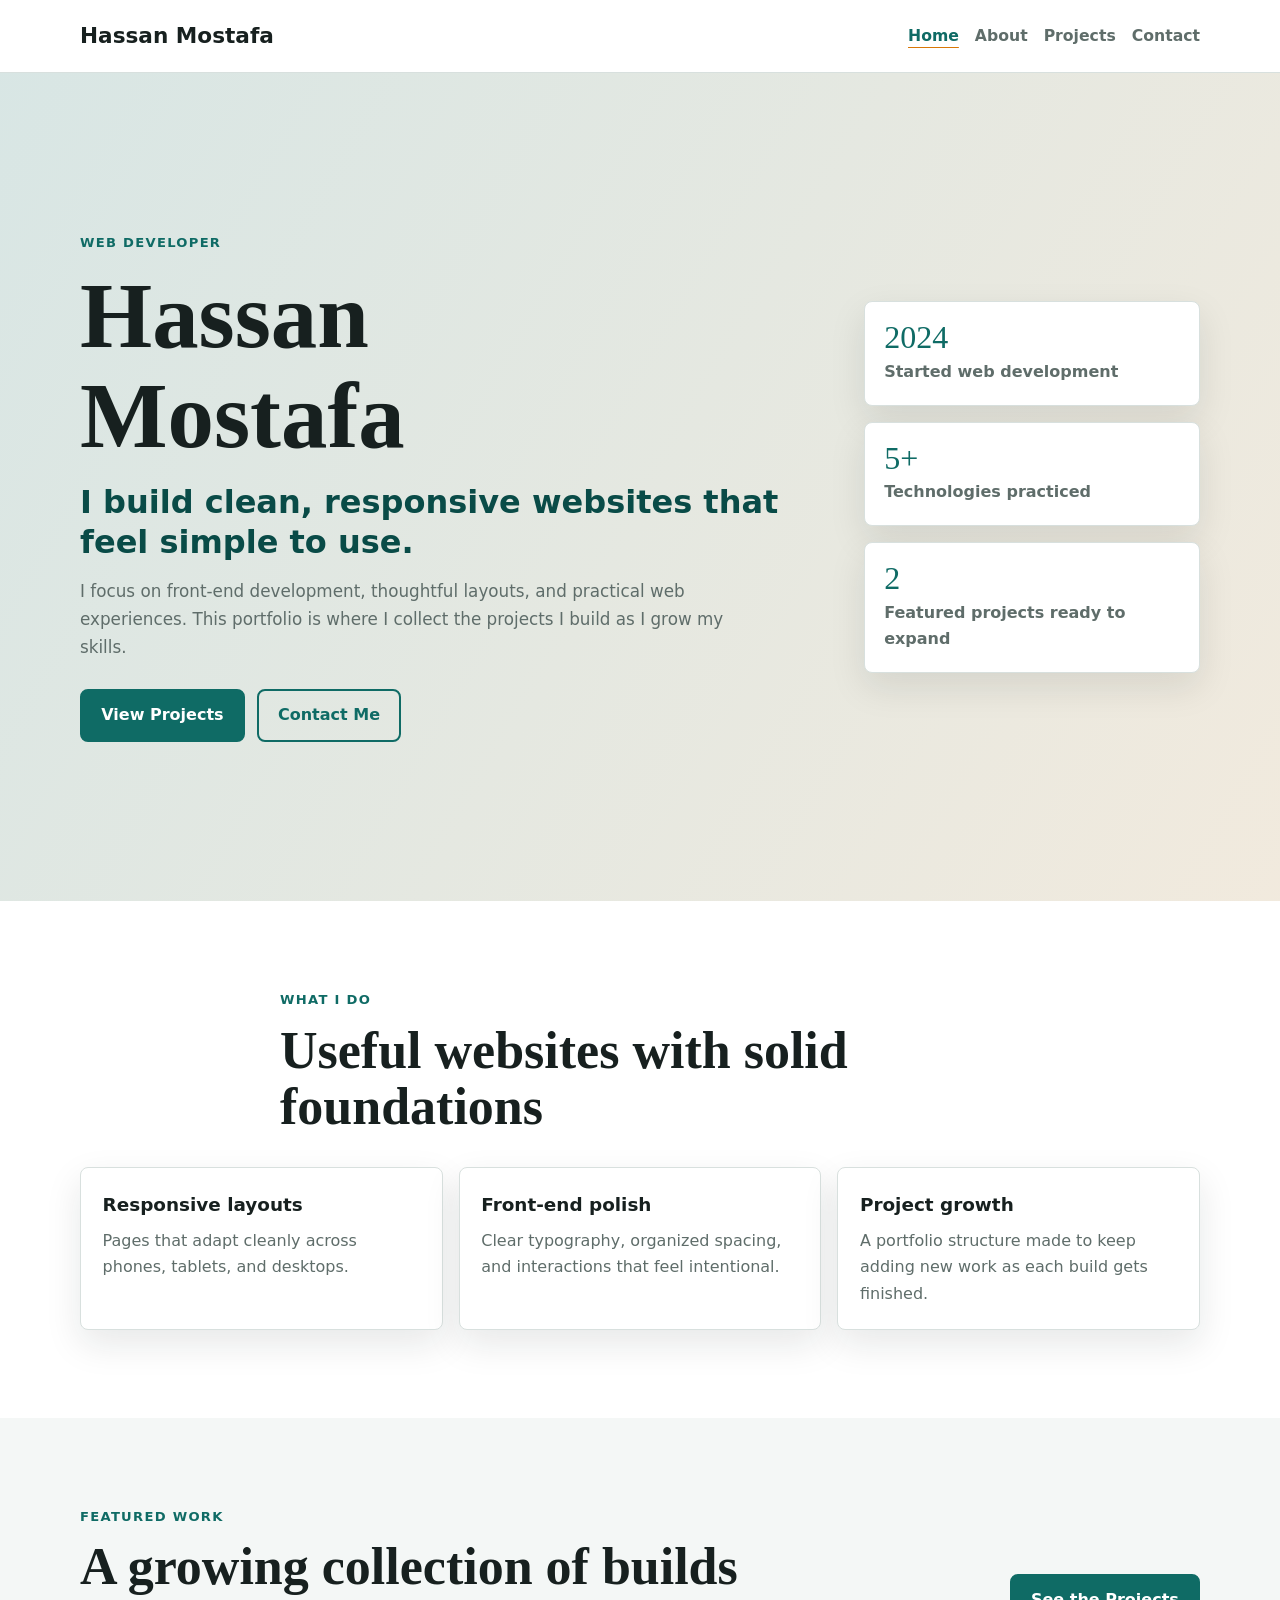
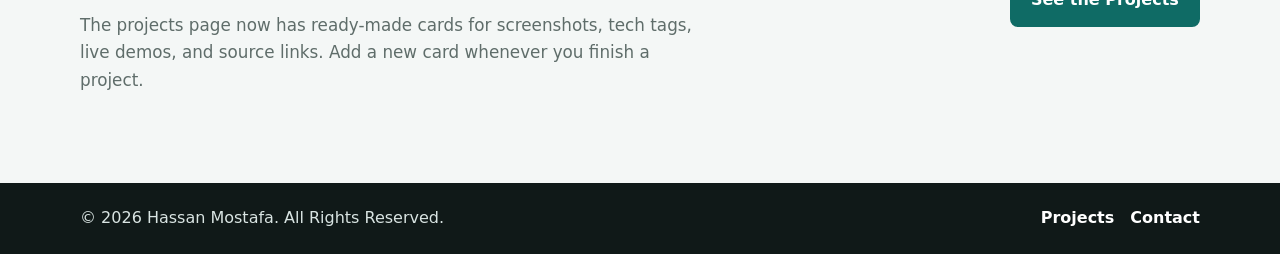
<file: index.html>
<!doctype html>
<html lang="en">
  <head>
    <meta charset="UTF-8" />
    <meta name="viewport" content="width=device-width, initial-scale=1.0" />
    <meta
      name="description"
      content="Portfolio of Hassan Mostafa, a web developer building responsive, accessible websites and web apps."
    />
    <link rel="stylesheet" href="css/style.css?v=20260602" />
    <link rel="icon" type="image/png" href="icons8-about-me-48.png" />
    <title>Hassan Mostafa - Web Developer</title>
  </head>
  <body>
    <header class="header">
      <div class="header__container container">
        <a href="index.html" class="header__logo">Hassan Mostafa</a>
        <button
          class="nav-toggle"
          type="button"
          aria-label="Open navigation"
          aria-expanded="false"
        >
          <span class="nav-toggle__hamburger"></span>
        </button>
        <nav class="nav" aria-label="Main navigation">
          <ul class="nav__list">
            <li><a href="index.html" class="nav__link nav__link--active">Home</a></li>
            <li><a href="about.html" class="nav__link">About</a></li>
            <li><a href="projects.html" class="nav__link">Projects</a></li>
            <li><a href="contact.html" class="nav__link">Contact</a></li>
          </ul>
        </nav>
      </div>
    </header>

    <main>
      <section class="hero">
        <div class="hero__container container">
          <div class="hero__content">
            <p class="eyebrow">Web Developer</p>
            <h1 class="hero__title">Hassan Mostafa</h1>
            <h2 class="hero__description">
              I build clean, responsive websites that feel simple to use.
            </h2>
            <p class="hero__text">
              I focus on front-end development, thoughtful layouts, and practical
              web experiences. This portfolio is where I collect the projects I
              build as I grow my skills.
            </p>
            <div class="hero__actions">
              <a href="projects.html" class="button">View Projects</a>
              <a href="contact.html" class="button button--secondary">Contact Me</a>
            </div>
          </div>
          <div class="hero__panel" aria-label="Portfolio highlights">
            <div class="stat">
              <span class="stat__number">2024</span>
              <span class="stat__label">Started web development</span>
            </div>
            <div class="stat">
              <span class="stat__number">5+</span>
              <span class="stat__label">Technologies practiced</span>
            </div>
            <div class="stat">
              <span class="stat__number">2</span>
              <span class="stat__label">Featured projects ready to expand</span>
            </div>
          </div>
        </div>
      </section>

      <section class="section">
        <div class="container section__header">
          <p class="eyebrow">What I Do</p>
          <h2 class="section__title">Useful websites with solid foundations</h2>
        </div>
        <div class="container feature-grid">
          <article class="feature">
            <h3>Responsive layouts</h3>
            <p>
              Pages that adapt cleanly across phones, tablets, and desktops.
            </p>
          </article>
          <article class="feature">
            <h3>Front-end polish</h3>
            <p>
              Clear typography, organized spacing, and interactions that feel
              intentional.
            </p>
          </article>
          <article class="feature">
            <h3>Project growth</h3>
            <p>
              A portfolio structure made to keep adding new work as each build
              gets finished.
            </p>
          </article>
        </div>
      </section>

      <section class="section section--accent">
        <div class="container split">
          <div>
            <p class="eyebrow">Featured Work</p>
            <h2 class="section__title">A growing collection of builds</h2>
            <p class="section__text">
              The projects page now has ready-made cards for screenshots, tech
              tags, live demos, and source links. Add a new card whenever you
              finish a project.
            </p>
          </div>
          <a href="projects.html" class="button">See the Projects</a>
        </div>
      </section>
    </main>

    <footer class="footer">
      <div class="footer__container container">
        <p>&copy; 2026 Hassan Mostafa. All Rights Reserved.</p>
        <div class="footer__links">
          <a href="projects.html">Projects</a>
          <a href="contact.html">Contact</a>
        </div>
      </div>
    </footer>

    <script src="js/main.js?v=20260602"></script>
  </body>
</html>
</file>
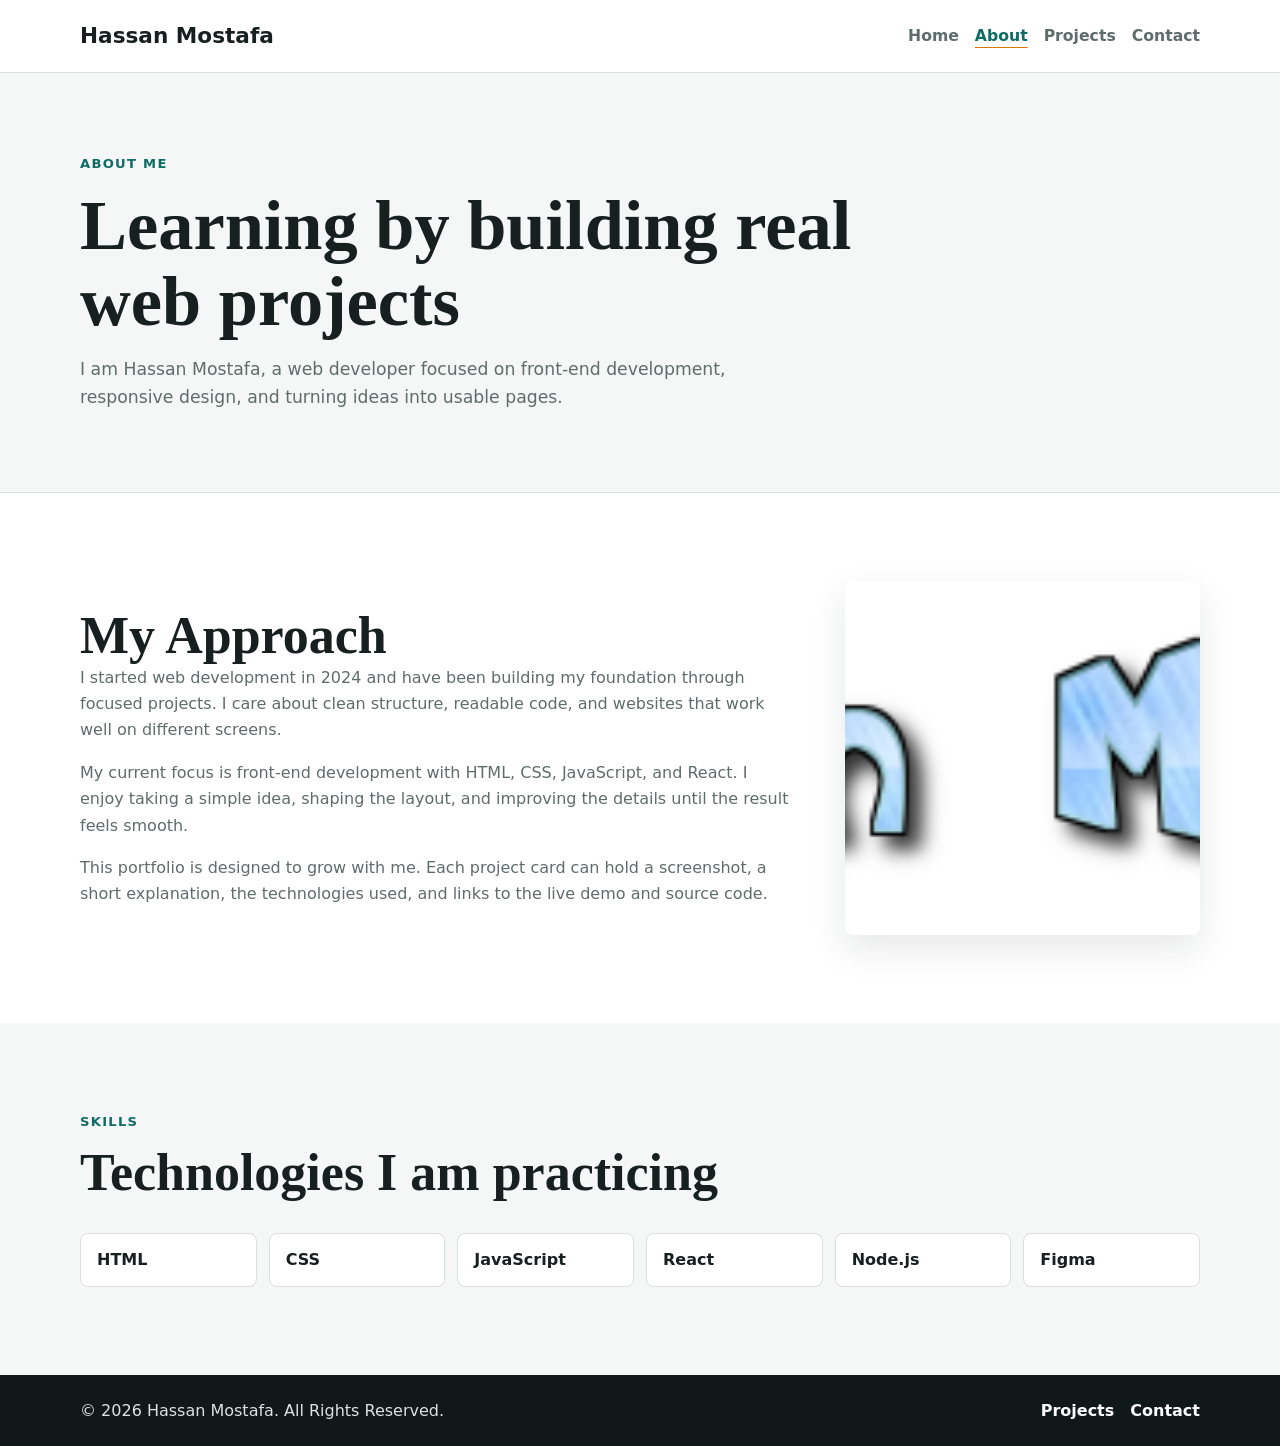
<file: about.html>
<!doctype html>
<html lang="en">
  <head>
    <meta charset="UTF-8" />
    <meta name="viewport" content="width=device-width, initial-scale=1.0" />
    <meta
      name="description"
      content="Learn about Hassan Mostafa, a web developer focused on front-end development and practical web projects."
    />
    <link rel="icon" type="image/png" href="icons8-about-me-48.png" />
    <link rel="stylesheet" href="css/style.css?v=20260602" />
    <title>About - Hassan Mostafa</title>
  </head>
  <body>
    <header class="header">
      <div class="header__container container">
        <a href="index.html" class="header__logo">Hassan Mostafa</a>
        <button
          class="nav-toggle"
          type="button"
          aria-label="Open navigation"
          aria-expanded="false"
        >
          <span class="nav-toggle__hamburger"></span>
        </button>
        <nav class="nav" aria-label="Main navigation">
          <ul class="nav__list">
            <li><a href="index.html" class="nav__link">Home</a></li>
            <li><a href="about.html" class="nav__link nav__link--active">About</a></li>
            <li><a href="projects.html" class="nav__link">Projects</a></li>
            <li><a href="contact.html" class="nav__link">Contact</a></li>
          </ul>
        </nav>
      </div>
    </header>

    <main>
      <section class="page-hero">
        <div class="container">
          <p class="eyebrow">About Me</p>
          <h1 class="page-hero__title">Learning by building real web projects</h1>
          <p class="page-hero__text">
            I am Hassan Mostafa, a web developer focused on front-end
            development, responsive design, and turning ideas into usable pages.
          </p>
        </div>
      </section>

      <section class="about section">
        <div class="about__container container">
          <div class="about__grid">
            <div class="about__content">
              <h2 class="section__title">My Approach</h2>
              <p>
                I started web development in 2024 and have been building my
                foundation through focused projects. I care about clean structure,
                readable code, and websites that work well on different screens.
              </p>
              <p>
                My current focus is front-end development with HTML, CSS,
                JavaScript, and React. I enjoy taking a simple idea, shaping the
                layout, and improving the details until the result feels smooth.
              </p>
              <p>
                This portfolio is designed to grow with me. Each project card can
                hold a screenshot, a short explanation, the technologies used, and
                links to the live demo and source code.
              </p>
            </div>
            <div class="about__image-wrapper">
              <img
                class="about__image"
                src="name.png"
                alt="Portrait of Hassan Mostafa"
              />
            </div>
          </div>
        </div>
      </section>

      <section class="section section--accent">
        <div class="container">
          <div class="section__header">
            <p class="eyebrow">Skills</p>
            <h2 class="section__title">Technologies I am practicing</h2>
          </div>
          <ul class="skill-grid">
            <li>HTML</li>
            <li>CSS</li>
            <li>JavaScript</li>
            <li>React</li>
            <li>Node.js</li>
            <li>Figma</li>
          </ul>
        </div>
      </section>
    </main>

    <footer class="footer">
      <div class="footer__container container">
        <p>&copy; 2026 Hassan Mostafa. All Rights Reserved.</p>
        <div class="footer__links">
          <a href="projects.html">Projects</a>
          <a href="contact.html">Contact</a>
        </div>
      </div>
    </footer>

    <script src="js/main.js?v=20260602"></script>
  </body>
</html>
</file>
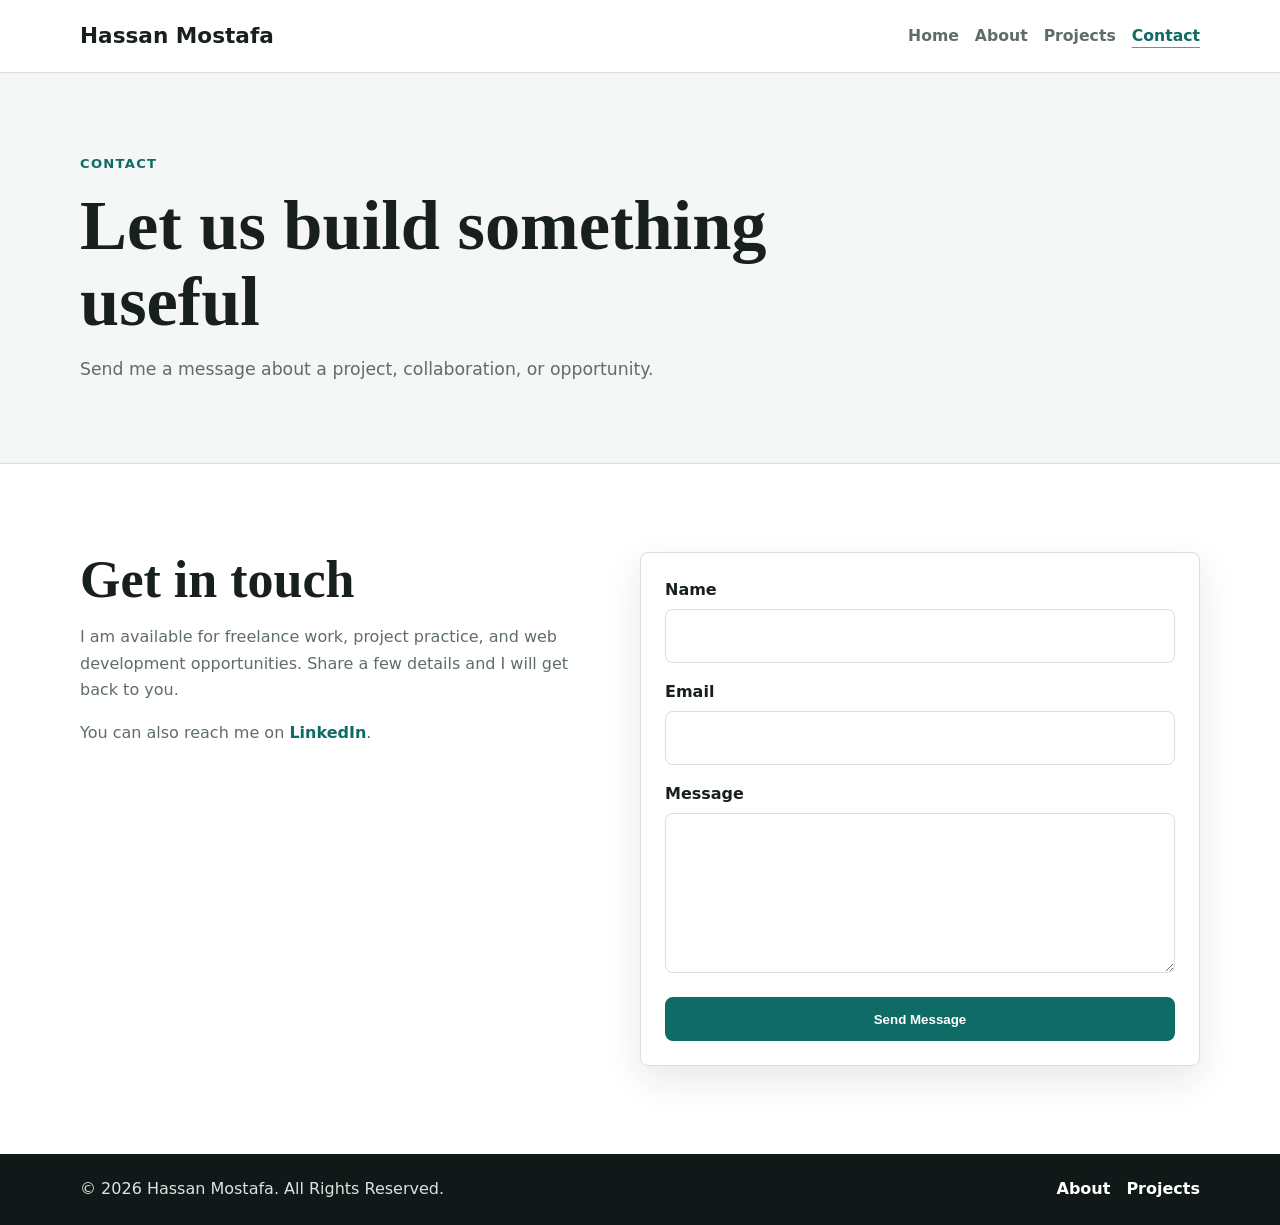
<file: contact.html>
<!doctype html>
<html lang="en">
  <head>
    <meta charset="UTF-8" />
    <meta name="viewport" content="width=device-width, initial-scale=1.0" />
    <meta
      name="description"
      content="Contact Hassan Mostafa for web development projects and collaboration."
    />
    <link rel="icon" type="image/png" href="icons8-about-me-48.png" />
    <link rel="stylesheet" href="css/style.css?v=20260602" />
    <title>Contact - Hassan Mostafa</title>
  </head>
  <body>
    <header class="header">
      <div class="header__container container">
        <a href="index.html" class="header__logo">Hassan Mostafa</a>
        <button
          class="nav-toggle"
          type="button"
          aria-label="Open navigation"
          aria-expanded="false"
        >
          <span class="nav-toggle__hamburger"></span>
        </button>
        <nav class="nav" aria-label="Main navigation">
          <ul class="nav__list">
            <li><a href="index.html" class="nav__link">Home</a></li>
            <li><a href="about.html" class="nav__link">About</a></li>
            <li><a href="projects.html" class="nav__link">Projects</a></li>
            <li><a href="contact.html" class="nav__link nav__link--active">Contact</a></li>
          </ul>
        </nav>
      </div>
    </header>

    <main>
      <section class="page-hero">
        <div class="container">
          <p class="eyebrow">Contact</p>
          <h1 class="page-hero__title">Let us build something useful</h1>
          <p class="page-hero__text">
            Send me a message about a project, collaboration, or opportunity.
          </p>
        </div>
      </section>

      <section class="contact section">
        <div class="contact__container container">
          <div class="contact__grid">
            <div class="contact__content">
              <h2 class="section__title">Get in touch</h2>
              <p class="contact__text">
                I am available for freelance work, project practice, and web
                development opportunities. Share a few details and I will get
                back to you.
              </p>
              <p class="contact__text">
                You can also reach me on
                <a
                  target="_blank"
                  rel="noopener noreferrer"
                  href="https://www.linkedin.com/in/hassan-mostafa-7b81392a6/"
                  >LinkedIn</a
                >.
              </p>
            </div>

            <form
              action="https://formspree.io/f/mbdbqyqw"
              method="POST"
              class="contact__form form"
            >
              <div class="form__group">
                <label for="name" class="form__label">Name</label>
                <input
                  type="text"
                  id="name"
                  name="name"
                  class="form__input"
                  autocomplete="name"
                  required
                />
              </div>
              <div class="form__group">
                <label for="email" class="form__label">Email</label>
                <input
                  type="email"
                  id="email"
                  name="email"
                  class="form__input"
                  autocomplete="email"
                  required
                />
              </div>
              <div class="form__group">
                <label for="message" class="form__label">Message</label>
                <textarea
                  id="message"
                  name="message"
                  rows="5"
                  class="form__input"
                  required
                ></textarea>
              </div>
              <button type="submit" class="form__button button">Send Message</button>
            </form>
          </div>
        </div>
      </section>
    </main>

    <footer class="footer">
      <div class="footer__container container">
        <p>&copy; 2026 Hassan Mostafa. All Rights Reserved.</p>
        <div class="footer__links">
          <a href="about.html">About</a>
          <a href="projects.html">Projects</a>
        </div>
      </div>
    </footer>

    <script src="js/main.js?v=20260602"></script>
  </body>
</html>
</file>
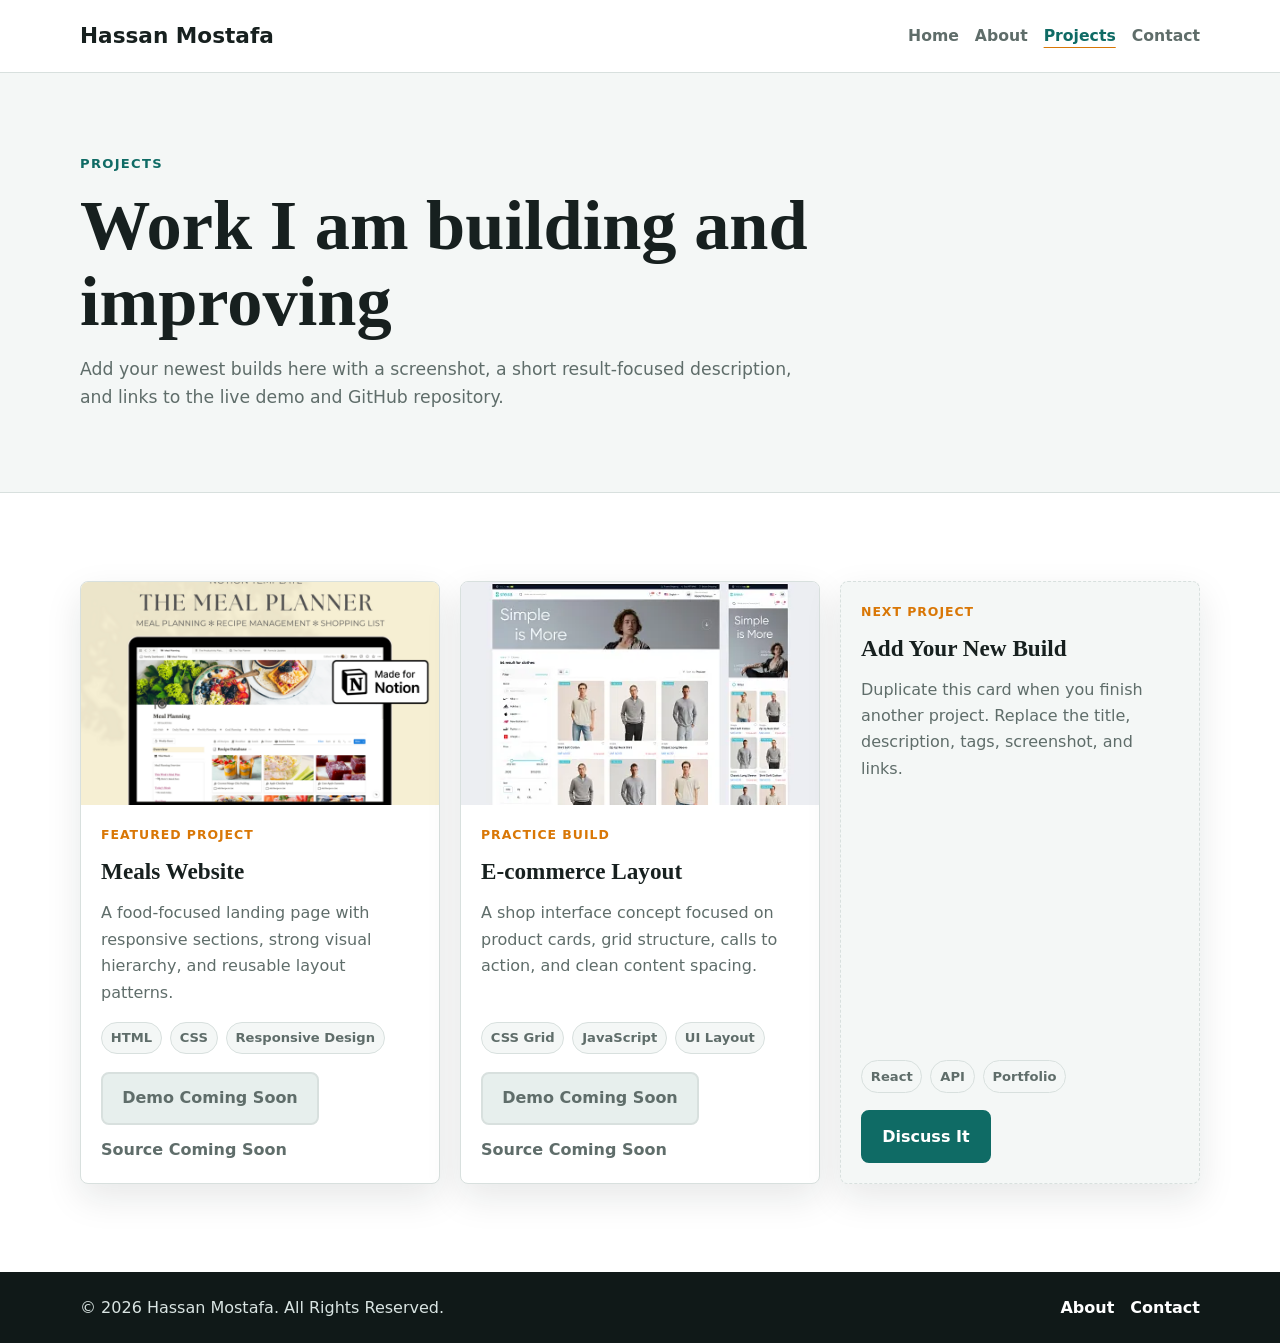
<file: projects.html>
<!doctype html>
<html lang="en">
  <head>
    <meta charset="UTF-8" />
    <meta name="viewport" content="width=device-width, initial-scale=1.0" />
    <meta
      name="description"
      content="Projects by Hassan Mostafa, including web pages, e-commerce layouts, and front-end builds."
    />
    <link rel="icon" type="image/png" href="icons8-about-me-48.png" />
    <link rel="stylesheet" href="css/style.css?v=20260602" />
    <title>Projects - Hassan Mostafa</title>
  </head>
  <body>
    <header class="header">
      <div class="header__container container">
        <a href="index.html" class="header__logo">Hassan Mostafa</a>
        <button
          class="nav-toggle"
          type="button"
          aria-label="Open navigation"
          aria-expanded="false"
        >
          <span class="nav-toggle__hamburger"></span>
        </button>
        <nav class="nav" aria-label="Main navigation">
          <ul class="nav__list">
            <li><a href="index.html" class="nav__link">Home</a></li>
            <li><a href="about.html" class="nav__link">About</a></li>
            <li><a href="projects.html" class="nav__link nav__link--active">Projects</a></li>
            <li><a href="contact.html" class="nav__link">Contact</a></li>
          </ul>
        </nav>
      </div>
    </header>

    <main>
      <section class="page-hero">
        <div class="container">
          <p class="eyebrow">Projects</p>
          <h1 class="page-hero__title">Work I am building and improving</h1>
          <p class="page-hero__text">
            Add your newest builds here with a screenshot, a short result-focused
            description, and links to the live demo and GitHub repository.
          </p>
        </div>
      </section>

      <section class="projects section">
        <div class="projects__container container">
          <div class="projects__grid">
            <article class="card">
              <div class="card__image-container">
                <img src="images/1.png" alt="Meals project screenshot" />
              </div>
              <div class="card__content">
                <p class="card__eyebrow">Featured Project</p>
                <h2 class="card__title">Meals Website</h2>
                <p class="card__description">
                  A food-focused landing page with responsive sections, strong
                  visual hierarchy, and reusable layout patterns.
                </p>
                <div class="card__tags" aria-label="Technologies used">
                  <span>HTML</span>
                  <span>CSS</span>
                  <span>Responsive Design</span>
                </div>
                <div class="card__links">
                  <span class="button button--disabled">Demo Coming Soon</span>
                  <span class="card__link--muted">Source Coming Soon</span>
                </div>
              </div>
            </article>

            <article class="card">
              <div class="card__image-container">
                <img src="images/download.webp" alt="E-commerce project screenshot" />
              </div>
              <div class="card__content">
                <p class="card__eyebrow">Practice Build</p>
                <h2 class="card__title">E-commerce Layout</h2>
                <p class="card__description">
                  A shop interface concept focused on product cards, grid
                  structure, calls to action, and clean content spacing.
                </p>
                <div class="card__tags" aria-label="Technologies used">
                  <span>CSS Grid</span>
                  <span>JavaScript</span>
                  <span>UI Layout</span>
                </div>
                <div class="card__links">
                  <span class="button button--disabled">Demo Coming Soon</span>
                  <span class="card__link--muted">Source Coming Soon</span>
                </div>
              </div>
            </article>

            <article class="card card--placeholder">
              <div class="card__content">
                <p class="card__eyebrow">Next Project</p>
                <h2 class="card__title">Add Your New Build</h2>
                <p class="card__description">
                  Duplicate this card when you finish another project. Replace
                  the title, description, tags, screenshot, and links.
                </p>
                <div class="card__tags" aria-label="Suggested technologies">
                  <span>React</span>
                  <span>API</span>
                  <span>Portfolio</span>
                </div>
                <div class="card__links">
                  <a href="contact.html" class="button">Discuss It</a>
                </div>
              </div>
            </article>
          </div>
        </div>
      </section>
    </main>

    <footer class="footer">
      <div class="footer__container container">
        <p>&copy; 2026 Hassan Mostafa. All Rights Reserved.</p>
        <div class="footer__links">
          <a href="about.html">About</a>
          <a href="contact.html">Contact</a>
        </div>
      </div>
    </footer>

    <script src="js/main.js?v=20260602"></script>
  </body>
</html>
</file>
<file: css/style.css>
*,
*::before,
*::after {
  box-sizing: border-box;
  margin: 0;
  padding: 0;
}

:root {
  --color-primary: #0f6b65;
  --color-primary-dark: #094b47;
  --color-accent: #d97706;
  --color-background: #ffffff;
  --color-surface: #f4f7f6;
  --color-surface-strong: #e7efed;
  --color-text: #17201f;
  --color-muted: #5f6d6a;
  --color-border: #d8e0de;
  --color-dark: #101918;

  --font-heading: Georgia, "Times New Roman", serif;
  --font-body: system-ui, -apple-system, BlinkMacSystemFont, "Segoe UI", sans-serif;

  --shadow-soft: 0 14px 36px rgba(23, 32, 31, 0.1);
  --radius: 8px;
  --container-width: 1120px;
  --section-space: clamp(3rem, 7vw, 5.5rem);
}

html {
  scroll-behavior: smooth;
}

body {
  min-height: 100vh;
  font-family: var(--font-body);
  line-height: 1.65;
  background: var(--color-background);
  color: var(--color-text);
}

body.nav-open {
  overflow: hidden;
}

img {
  display: block;
  max-width: 100%;
}

a {
  color: inherit;
}

.container {
  width: min(100% - 2rem, var(--container-width));
  margin-inline: auto;
}

.header {
  position: sticky;
  top: 0;
  z-index: 20;
  background: rgba(255, 255, 255, 0.94);
  border-bottom: 1px solid var(--color-border);
  backdrop-filter: blur(12px);
}

.header__container {
  min-height: 72px;
  display: flex;
  align-items: center;
  justify-content: space-between;
  gap: 1rem;
}

.header__logo {
  font-weight: 800;
  font-size: clamp(1.05rem, 4vw, 1.35rem);
  color: var(--color-text);
  text-decoration: none;
}

.nav-toggle {
  width: 44px;
  height: 44px;
  display: grid;
  place-items: center;
  background: var(--color-surface);
  border: 1px solid var(--color-border);
  border-radius: var(--radius);
  cursor: pointer;
  position: relative;
  z-index: 30;
}

.nav-toggle__hamburger,
.nav-toggle__hamburger::before,
.nav-toggle__hamburger::after {
  width: 22px;
  height: 2px;
  display: block;
  background: var(--color-text);
  border-radius: 999px;
  content: "";
  transition: transform 0.25s ease, opacity 0.25s ease;
}

.nav-toggle__hamburger {
  position: relative;
}

.nav-toggle__hamburger::before,
.nav-toggle__hamburger::after {
  position: absolute;
  left: 0;
}

.nav-toggle__hamburger::before {
  top: -7px;
}

.nav-toggle__hamburger::after {
  top: 7px;
}

.nav-open .nav-toggle__hamburger {
  transform: rotate(45deg);
}

.nav-open .nav-toggle__hamburger::before {
  transform: rotate(90deg) translate(7px);
}

.nav-open .nav-toggle__hamburger::after {
  opacity: 0;
}

.nav {
  position: fixed;
  inset: 0 0 0 auto;
  width: min(82vw, 360px);
  min-height: 100vh;
  padding: 6rem 2rem 2rem;
  background: var(--color-dark);
  color: #fff;
  transform: translateX(100%);
  transition: transform 0.25s ease;
  box-shadow: -18px 0 40px rgba(0, 0, 0, 0.22);
}

.nav-open .nav {
  transform: translateX(0);
}

.nav__list {
  display: flex;
  flex-direction: column;
  gap: 0.65rem;
  list-style: none;
}

.nav__link {
  display: block;
  padding: 0.75rem 0;
  color: #d9e4e2;
  text-decoration: none;
  font-weight: 700;
}

.nav__link:hover,
.nav__link--active {
  color: #ffffff;
}

.nav__link--active {
  text-decoration: underline;
  text-decoration-color: var(--color-accent);
  text-underline-offset: 0.35rem;
}

.hero {
  background:
    linear-gradient(120deg, rgba(15, 107, 101, 0.12), rgba(217, 119, 6, 0.1)),
    var(--color-surface);
}

.hero__container {
  min-height: calc(100vh - 72px);
  display: grid;
  align-items: center;
  gap: clamp(2rem, 6vw, 4rem);
  padding-block: var(--section-space);
}

.hero__content {
  max-width: 720px;
}

.eyebrow {
  margin-bottom: 0.75rem;
  color: var(--color-primary);
  font-size: 0.82rem;
  font-weight: 800;
  letter-spacing: 0.08rem;
  text-transform: uppercase;
}

.hero__title,
.page-hero__title,
.section__title {
  font-family: var(--font-heading);
  line-height: 1.08;
  color: var(--color-text);
}

.hero__title {
  max-width: 10ch;
  margin-bottom: 1rem;
  font-size: clamp(3rem, 10vw, 5.8rem);
}

.hero__description {
  max-width: 760px;
  margin-bottom: 1rem;
  color: var(--color-primary-dark);
  font-size: clamp(1.3rem, 3vw, 2rem);
  line-height: 1.25;
}

.hero__text,
.section__text,
.page-hero__text,
.contact__text,
.about__content p,
.feature p,
.card__description {
  color: var(--color-muted);
}

.hero__text {
  max-width: 650px;
  margin-bottom: 1.75rem;
  font-size: 1.05rem;
}

.hero__actions,
.card__links {
  display: flex;
  flex-wrap: wrap;
  gap: 0.75rem;
  align-items: center;
}

.hero__panel {
  display: grid;
  gap: 1rem;
}

.stat,
.feature,
.card,
.form {
  background: var(--color-background);
  border: 1px solid var(--color-border);
  border-radius: var(--radius);
  box-shadow: var(--shadow-soft);
}

.stat {
  padding: 1.2rem;
}

.stat__number {
  display: block;
  color: var(--color-primary);
  font-family: var(--font-heading);
  font-size: 2rem;
  line-height: 1;
}

.stat__label {
  display: block;
  margin-top: 0.35rem;
  color: var(--color-muted);
  font-weight: 650;
}

.button {
  display: inline-flex;
  align-items: center;
  justify-content: center;
  min-height: 44px;
  padding: 0.7rem 1.2rem;
  background: var(--color-primary);
  color: #fff;
  border: 2px solid var(--color-primary);
  border-radius: var(--radius);
  font-weight: 800;
  text-decoration: none;
  cursor: pointer;
  transition: background 0.2s ease, color 0.2s ease, transform 0.2s ease;
}

.button:hover {
  background: var(--color-primary-dark);
  border-color: var(--color-primary-dark);
  transform: translateY(-2px);
}

.button--secondary {
  background: transparent;
  color: var(--color-primary);
}

.button--secondary:hover {
  color: #fff;
}

.button--disabled {
  background: var(--color-surface-strong);
  border-color: var(--color-border);
  color: var(--color-muted);
  cursor: default;
}

.button--disabled:hover {
  background: var(--color-surface-strong);
  border-color: var(--color-border);
  color: var(--color-muted);
  transform: none;
}

.section {
  padding-block: var(--section-space);
}

.section--accent {
  background: var(--color-surface);
}

.section__header {
  max-width: 720px;
  margin-bottom: 2rem;
}

.section__title {
  font-size: clamp(2rem, 5vw, 3.25rem);
}

.section__text {
  max-width: 620px;
  margin-top: 1rem;
  font-size: 1.05rem;
}

.feature-grid {
  display: grid;
  grid-template-columns: repeat(auto-fit, minmax(220px, 1fr));
  gap: 1rem;
}

.feature {
  padding: 1.35rem;
}

.feature h3 {
  margin-bottom: 0.5rem;
  font-size: 1.15rem;
}

.split {
  display: grid;
  gap: 1.5rem;
  align-items: center;
}

.page-hero {
  padding-block: clamp(3rem, 8vw, 5rem);
  background: var(--color-surface);
  border-bottom: 1px solid var(--color-border);
}

.page-hero__title {
  max-width: 800px;
  margin-bottom: 1rem;
  font-size: clamp(2.4rem, 7vw, 4.4rem);
}

.page-hero__text {
  max-width: 720px;
  font-size: 1.08rem;
}

.about__grid,
.contact__grid {
  display: grid;
  gap: clamp(2rem, 5vw, 3.5rem);
}

.about__content p + p {
  margin-top: 1rem;
}

.about__image-wrapper {
  max-width: 420px;
}

.about__image {
  width: 100%;
  aspect-ratio: 1;
  object-fit: cover;
  border-radius: var(--radius);
  box-shadow: var(--shadow-soft);
}

.skill-grid {
  display: grid;
  grid-template-columns: repeat(auto-fit, minmax(140px, 1fr));
  gap: 0.75rem;
  list-style: none;
}

.skill-grid li {
  padding: 0.8rem 1rem;
  background: var(--color-background);
  border: 1px solid var(--color-border);
  border-radius: var(--radius);
  font-weight: 750;
}

.projects {
  background: var(--color-background);
}

.projects__grid {
  display: grid;
  grid-template-columns: repeat(auto-fit, minmax(min(100%, 300px), 1fr));
  gap: 1.25rem;
}

.card {
  overflow: hidden;
  display: flex;
  flex-direction: column;
}

.card--placeholder {
  border-style: dashed;
  background: var(--color-surface);
}

.card__image-container {
  aspect-ratio: 16 / 10;
  background: var(--color-surface-strong);
  overflow: hidden;
}

.card__image-container img {
  width: 100%;
  height: 100%;
  object-fit: cover;
}

.card__content {
  padding: 1.25rem;
  flex: 1;
  display: flex;
  flex-direction: column;
}

.card__eyebrow {
  margin-bottom: 0.4rem;
  color: var(--color-accent);
  font-size: 0.78rem;
  font-weight: 800;
  letter-spacing: 0.06rem;
  text-transform: uppercase;
}

.card__title {
  margin-bottom: 0.6rem;
  font-family: var(--font-heading);
  font-size: 1.45rem;
}

.card__description {
  margin-bottom: 1rem;
  flex: 1;
}

.card__tags {
  display: flex;
  flex-wrap: wrap;
  gap: 0.5rem;
  margin-bottom: 1.1rem;
}

.card__tags span {
  padding: 0.28rem 0.55rem;
  background: var(--color-surface);
  color: var(--color-muted);
  border: 1px solid var(--color-border);
  border-radius: 999px;
  font-size: 0.82rem;
  font-weight: 750;
}

.card__link--secondary {
  color: var(--color-primary);
  font-weight: 800;
  text-decoration: none;
}

.card__link--secondary:hover {
  text-decoration: underline;
  text-underline-offset: 0.25rem;
}

.card__link--muted {
  color: var(--color-muted);
  font-weight: 800;
}

.contact__content {
  max-width: 560px;
}

.contact__text {
  margin-top: 1rem;
}

.contact__text a {
  color: var(--color-primary);
  font-weight: 800;
  text-decoration: none;
}

.contact__text a:hover {
  text-decoration: underline;
}

.form {
  padding: 1.25rem;
}

.form__group {
  margin-bottom: 1rem;
}

.form__label {
  display: block;
  margin-bottom: 0.35rem;
  font-weight: 800;
}

.form__input {
  width: 100%;
  padding: 0.8rem 0.9rem;
  border: 1px solid var(--color-border);
  border-radius: var(--radius);
  color: var(--color-text);
  font: inherit;
}

.form__input:focus {
  outline: none;
  border-color: var(--color-primary);
  box-shadow: 0 0 0 4px rgba(15, 107, 101, 0.16);
}

.form__input[rows] {
  min-height: 140px;
  resize: vertical;
}

.form__button {
  width: 100%;
}

.footer {
  background: var(--color-dark);
  color: #d9e4e2;
  padding-block: 1.4rem;
}

.footer__container {
  display: flex;
  flex-direction: column;
  gap: 0.75rem;
  align-items: center;
  justify-content: space-between;
  text-align: center;
}

.footer__links {
  display: flex;
  gap: 1rem;
}

.footer__links a {
  color: #ffffff;
  font-weight: 750;
  text-decoration: none;
}

.footer__links a:hover {
  color: var(--color-accent);
}

@media (min-width: 800px) {
  body.nav-open {
    overflow: auto;
  }

  .nav-toggle {
    display: none;
  }

  .nav {
    position: static;
    width: auto;
    min-height: auto;
    padding: 0;
    background: transparent;
    color: var(--color-text);
    box-shadow: none;
    transform: none;
  }

  .nav__list {
    flex-direction: row;
    gap: 1rem;
    align-items: center;
  }

  .nav__link {
    padding: 0.4rem 0;
    color: var(--color-muted);
    font-size: 0.98rem;
  }

  .nav__link:hover,
  .nav__link--active {
    color: var(--color-primary);
  }

  .hero__container {
    grid-template-columns: minmax(0, 1.5fr) minmax(260px, 0.7fr);
  }

  .hero__panel {
    align-self: stretch;
    align-content: center;
  }

  .split {
    grid-template-columns: minmax(0, 1fr) auto;
  }

  .about__grid {
    grid-template-columns: minmax(0, 1.4fr) minmax(260px, 0.7fr);
    align-items: center;
  }

  .contact__grid {
    grid-template-columns: minmax(0, 0.9fr) minmax(320px, 1fr);
    align-items: start;
  }

  .form {
    padding: 1.5rem;
  }

  .footer__container {
    flex-direction: row;
    text-align: left;
  }
}
</file>
